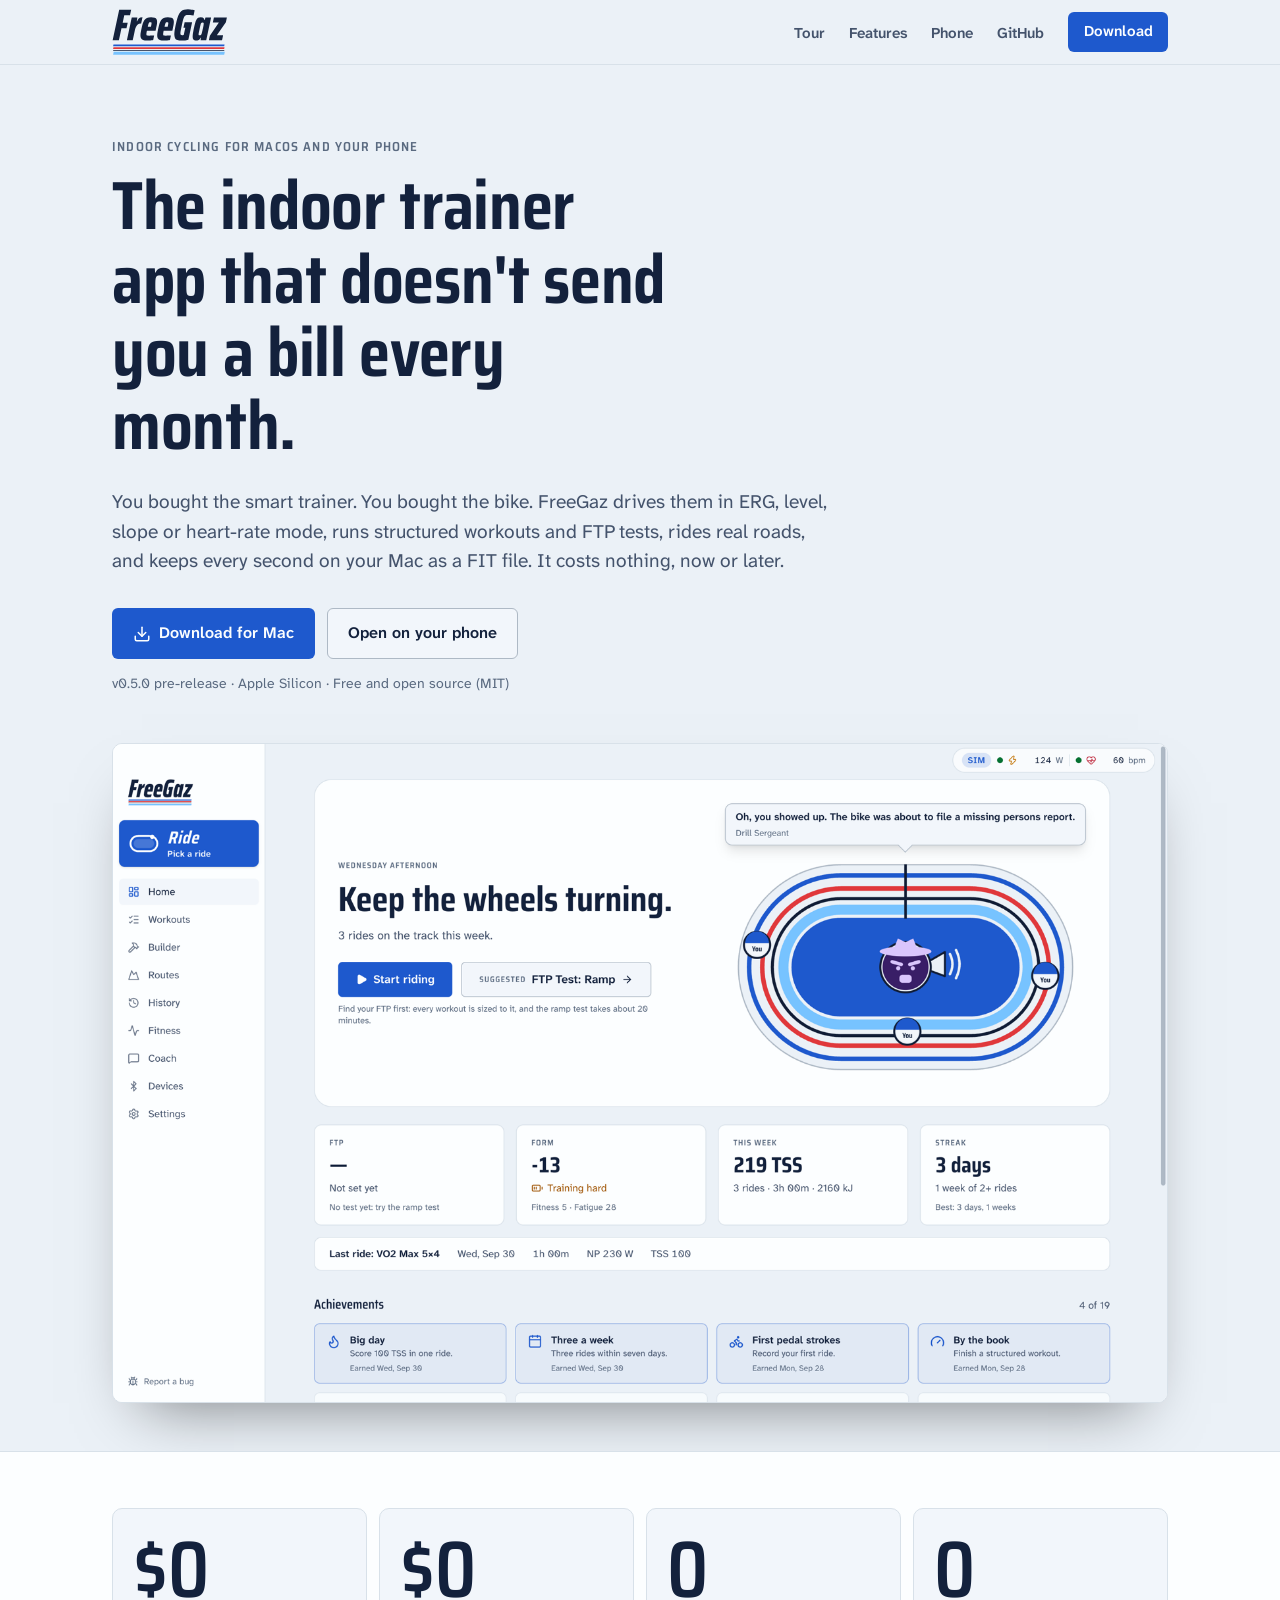
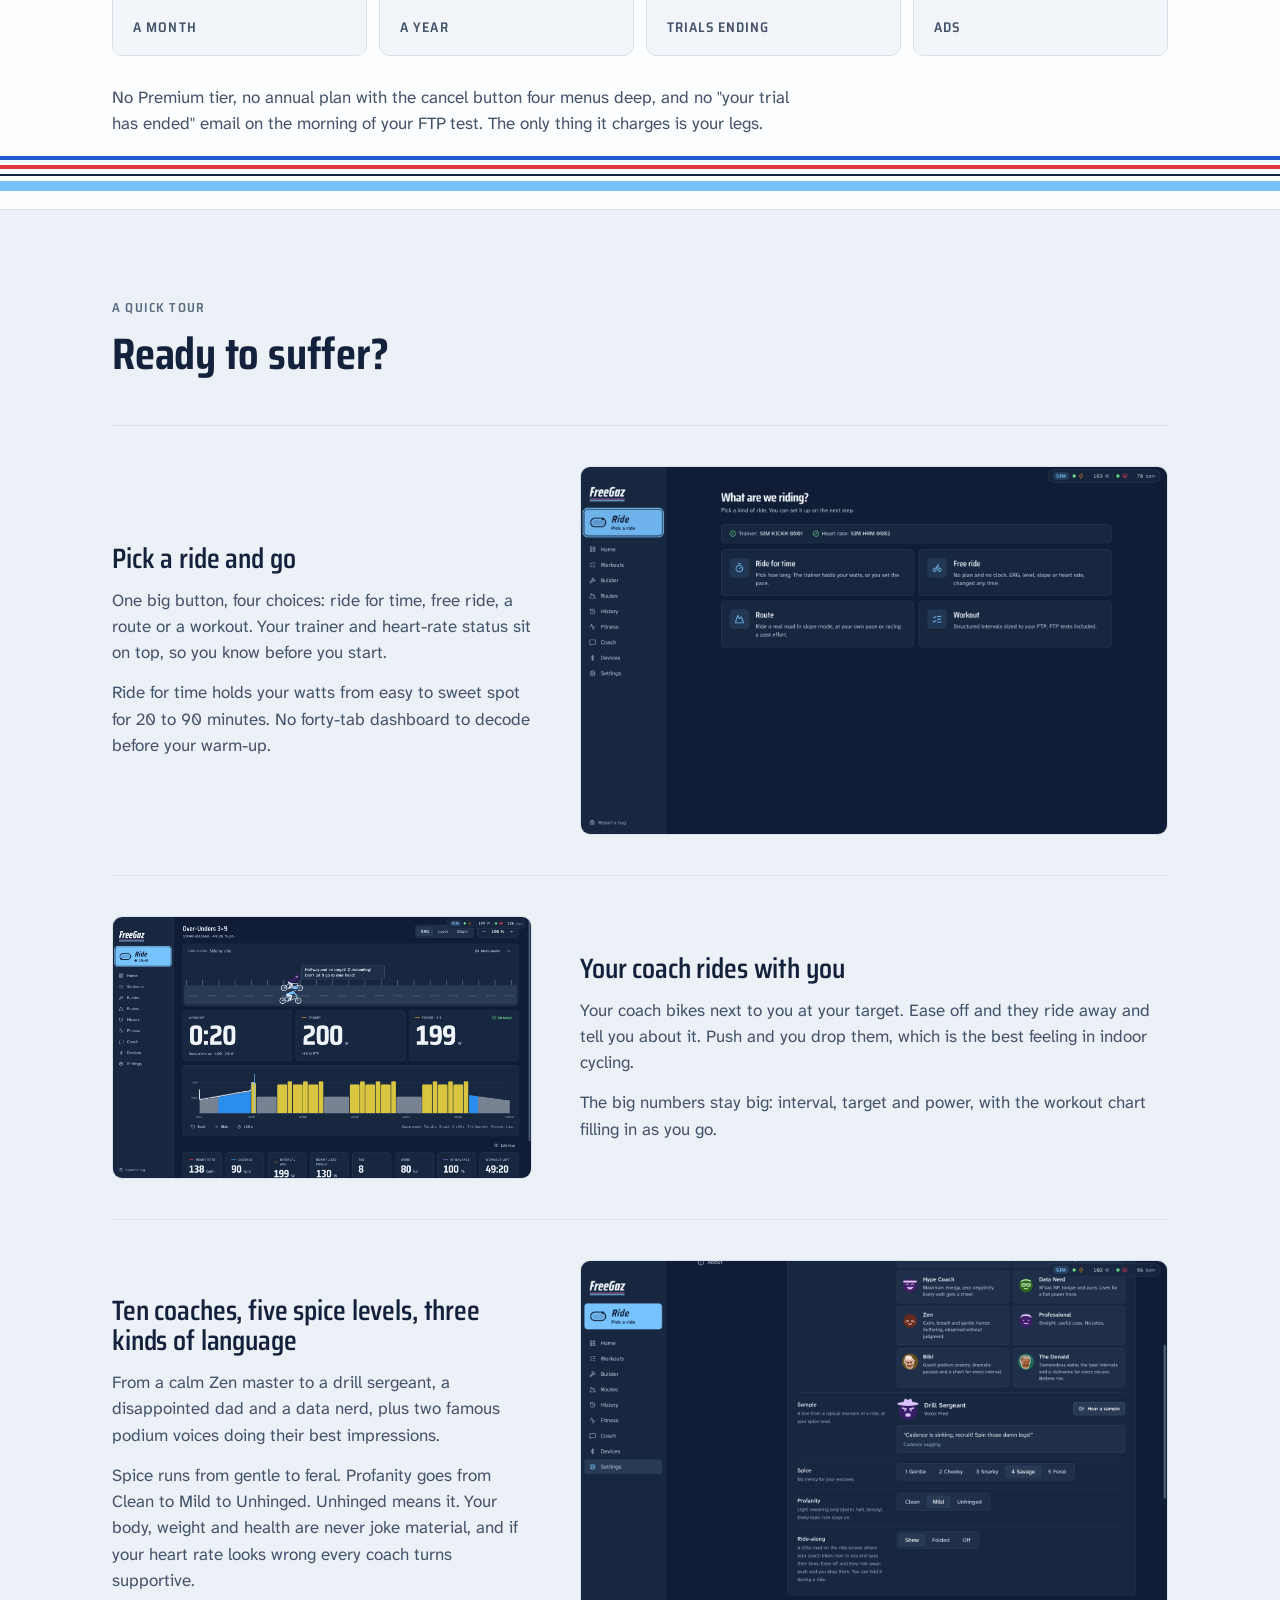
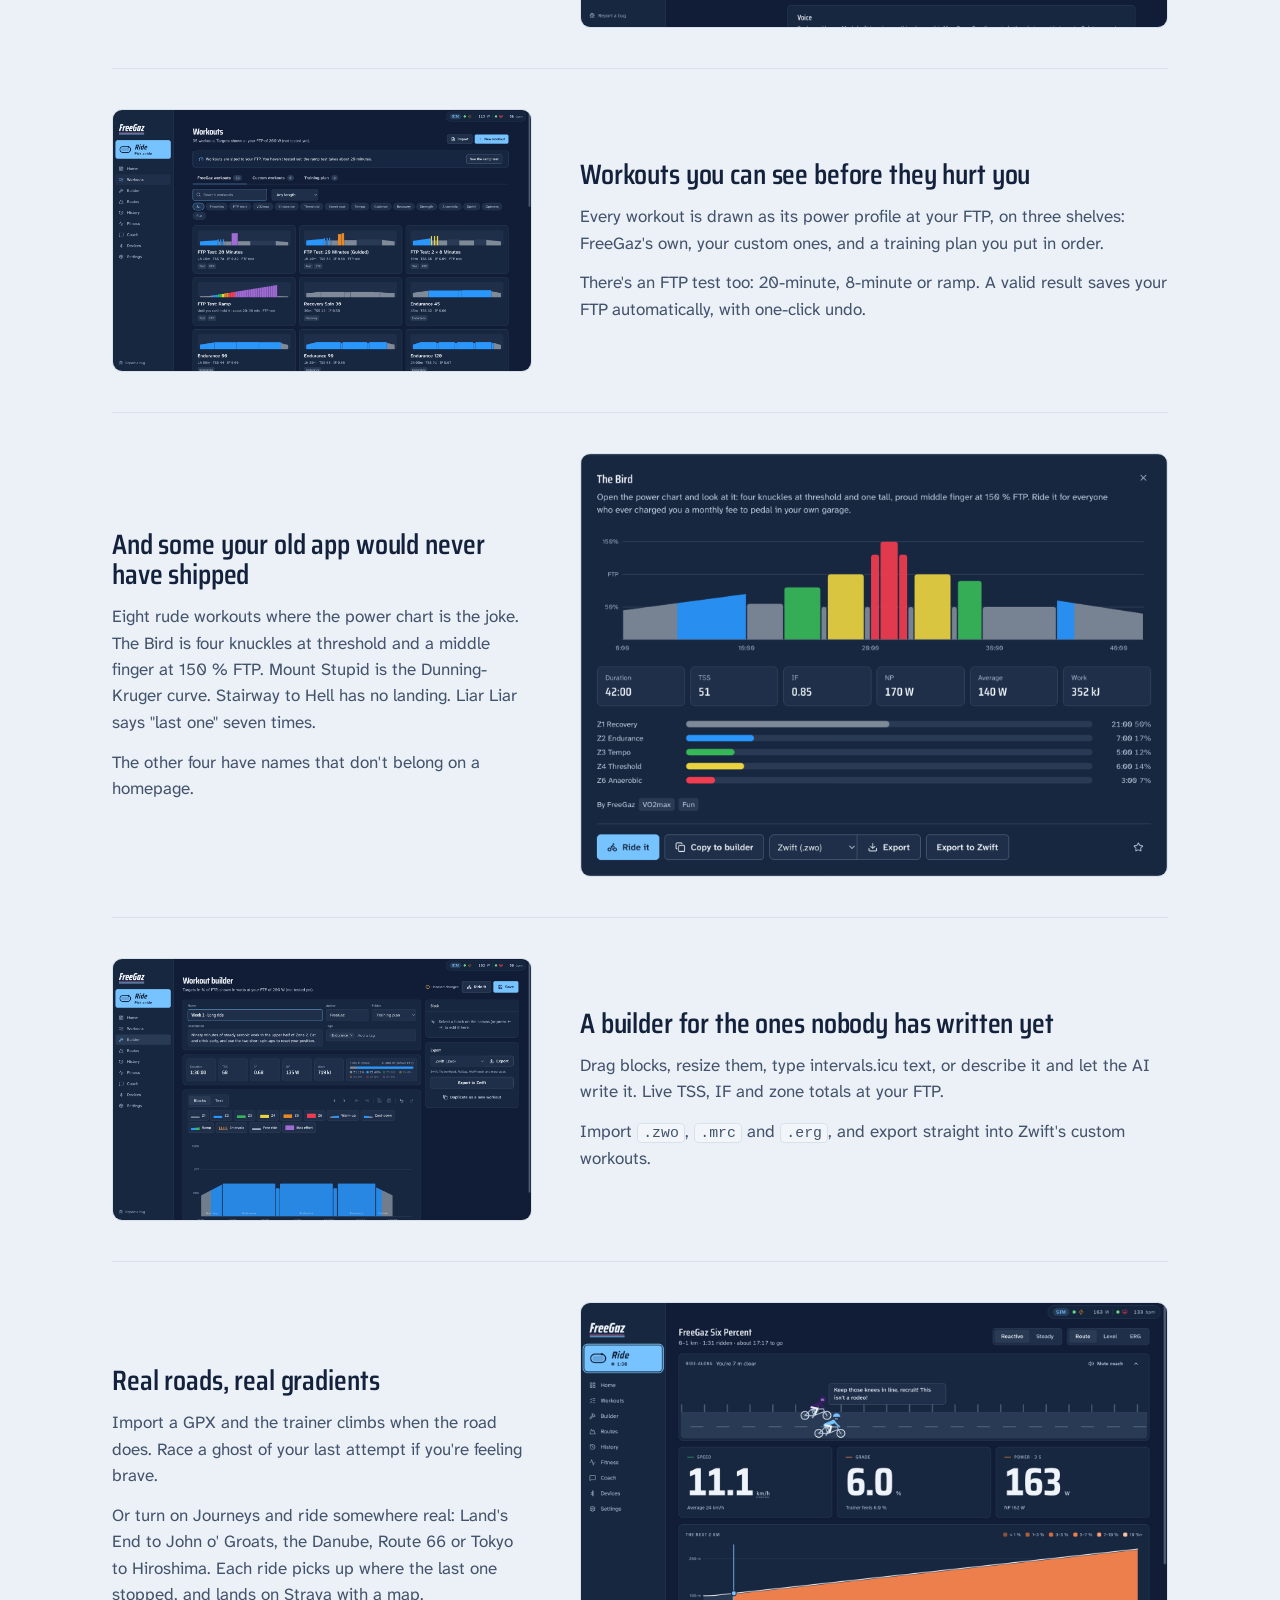
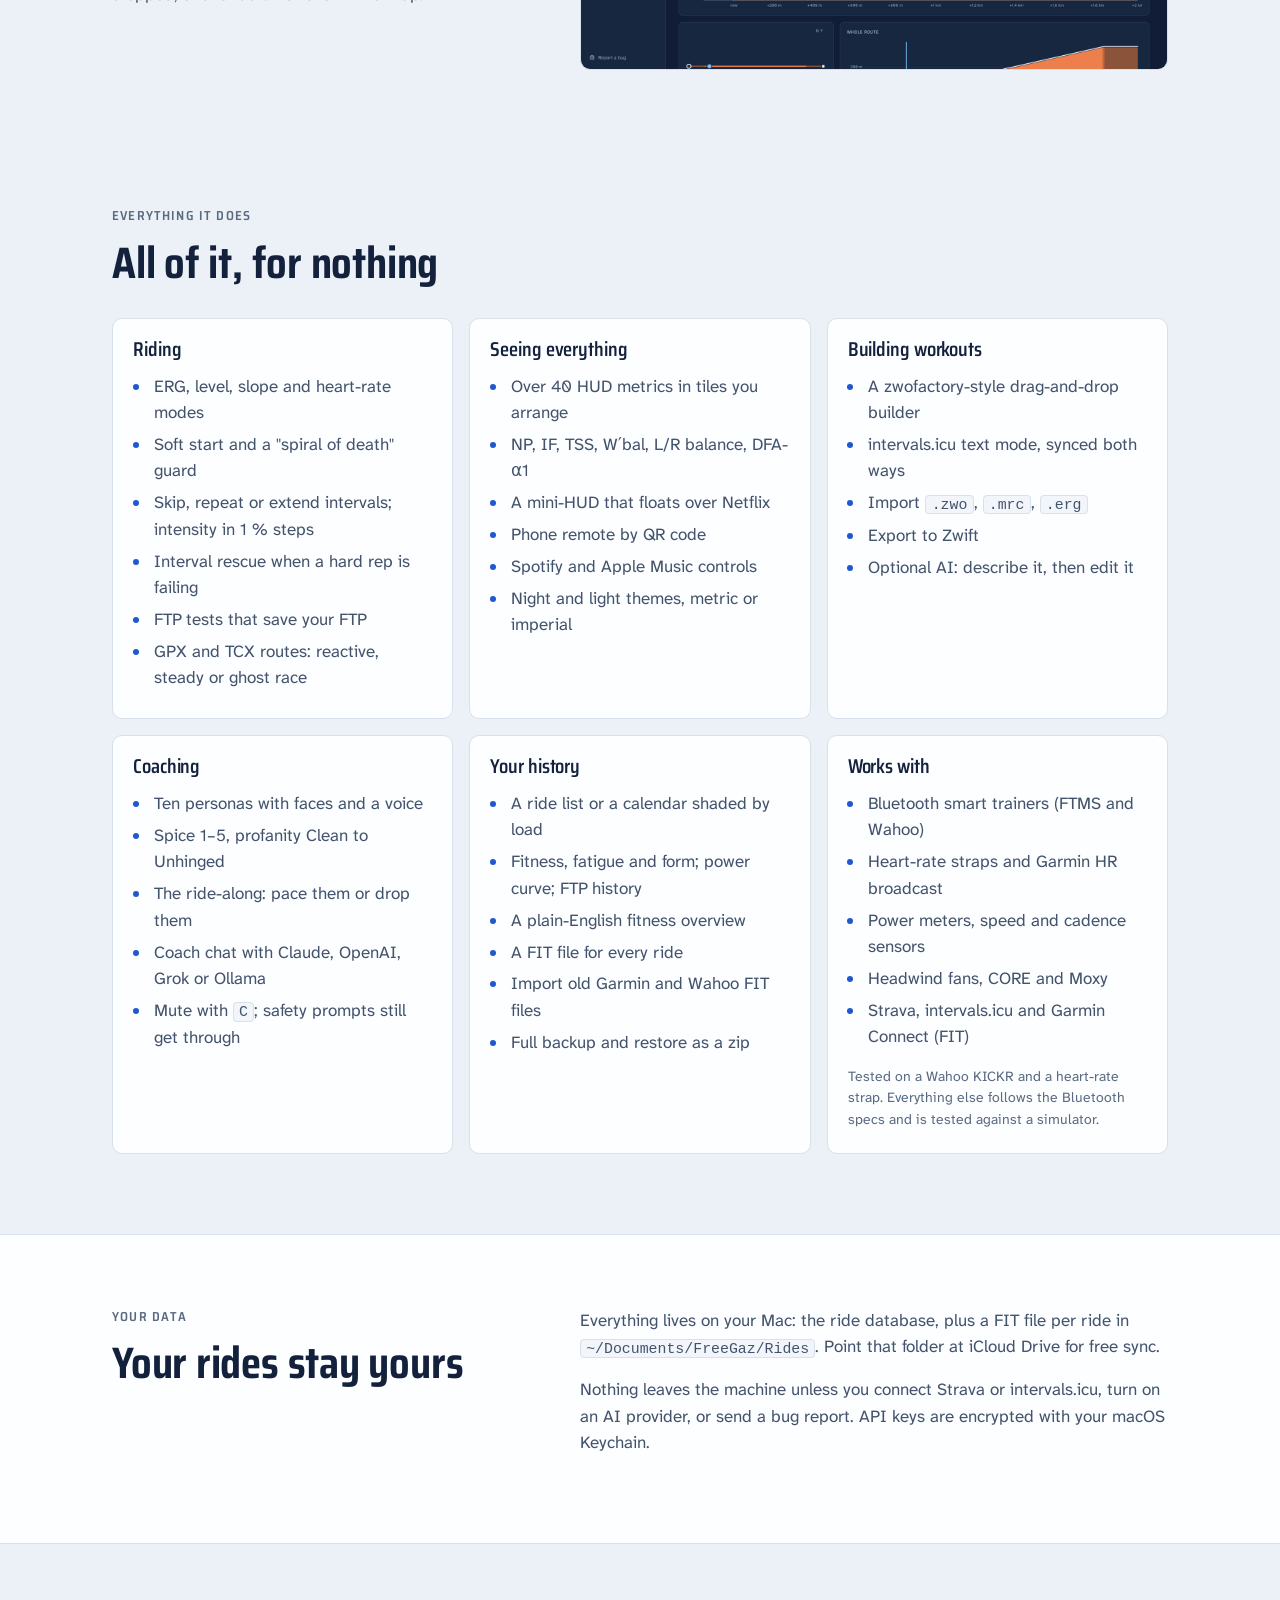
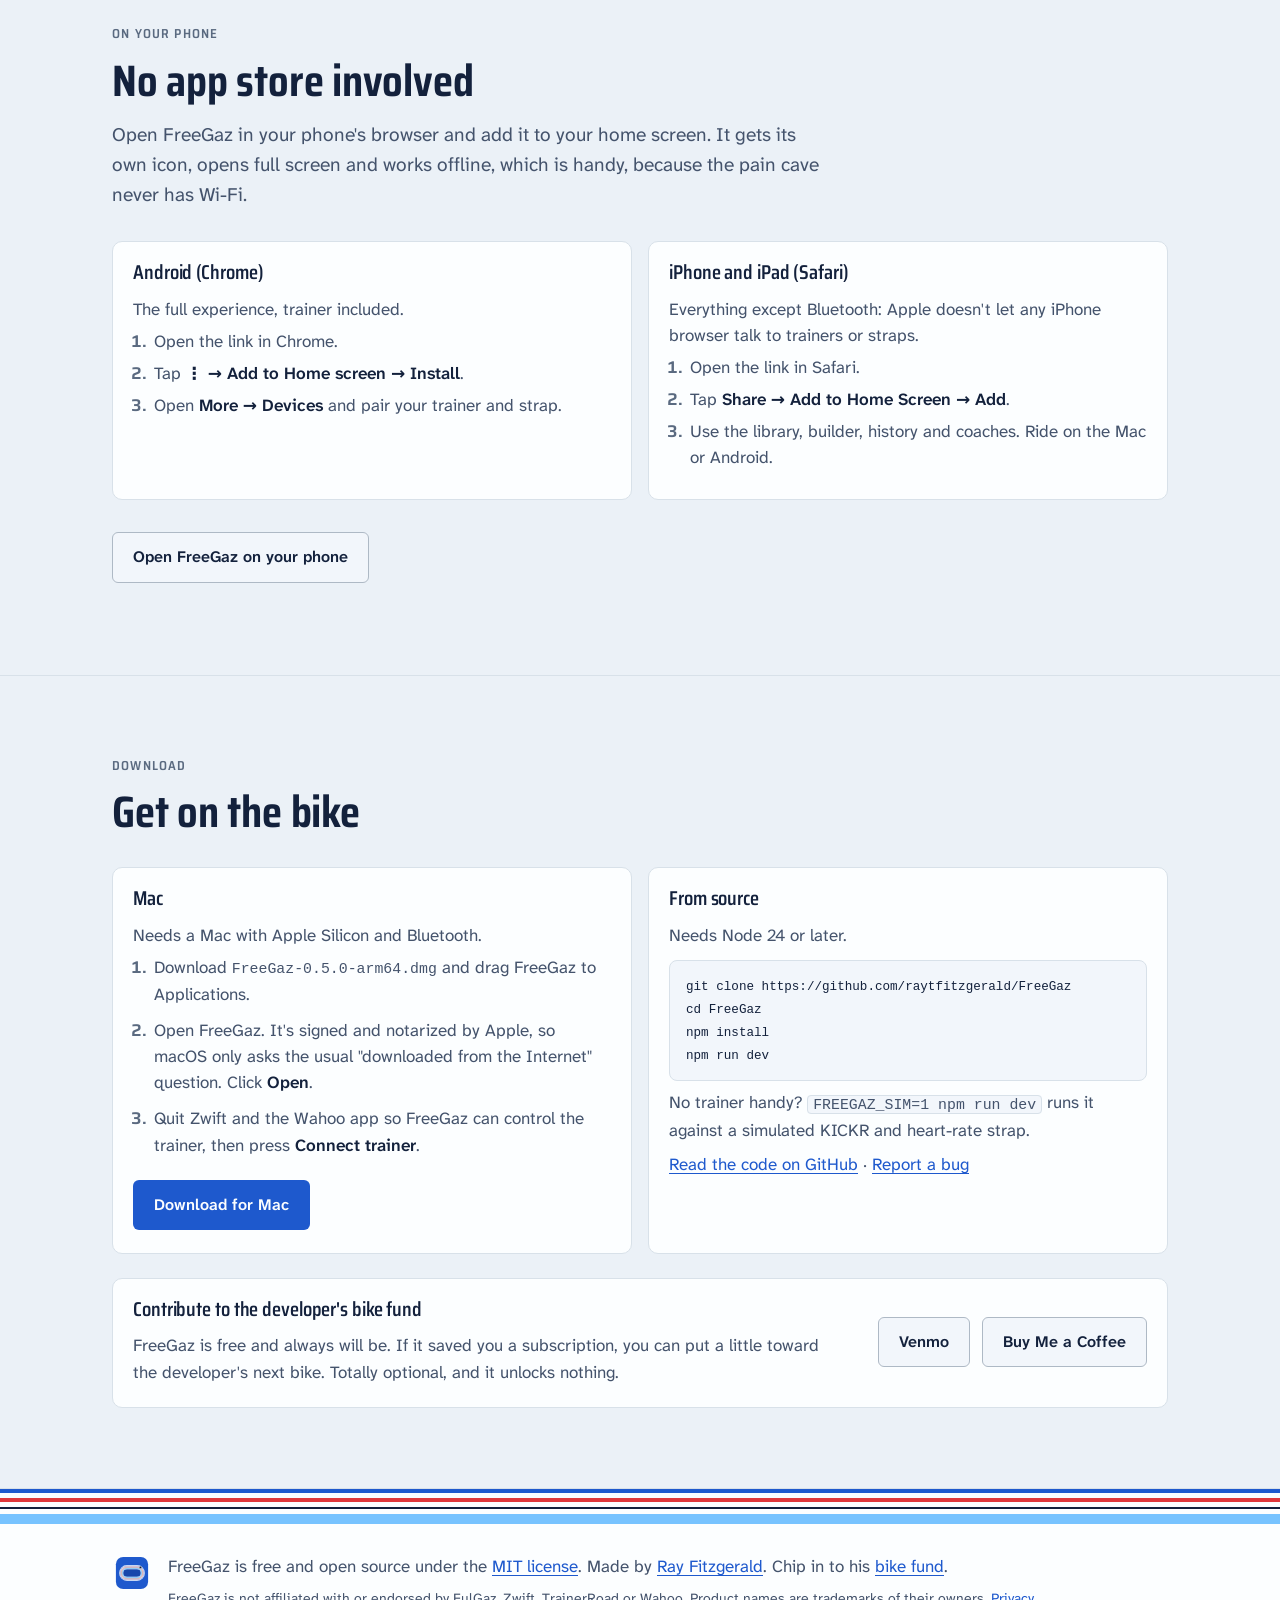
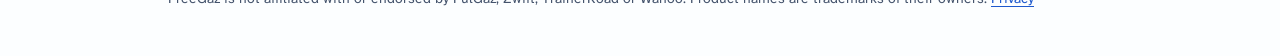
<file: index.html>
<!doctype html>
<html lang="en">
<head>
  <meta charset="utf-8">
  <meta name="viewport" content="width=device-width, initial-scale=1">
  <title>FreeGaz: the free indoor trainer app</title>
  <meta name="description" content="FreeGaz is a free, open-source indoor cycling trainer for macOS and your phone. ERG, workouts, FTP tests, real routes, a workout builder and coaches with opinions. No subscription.">
  <meta name="theme-color" content="#111d36" media="(prefers-color-scheme: dark)">
  <meta name="theme-color" content="#ebf1f7" media="(prefers-color-scheme: light)">
  <meta name="color-scheme" content="dark light">
  <link rel="canonical" href="https://freegaz.app/">
  <link rel="icon" href="assets/brand/freegaz-icon.svg" type="image/svg+xml">
  <link rel="apple-touch-icon" href="assets/brand/icon.png">

  <meta property="og:type" content="website">
  <meta property="og:url" content="https://freegaz.app/">
  <meta property="og:site_name" content="FreeGaz">
  <meta property="og:title" content="FreeGaz">
  <meta property="og:description" content="The free indoor trainer app for Mac and your phone. ERG, workouts, FTP tests, real routes and rude coaches. No subscription.">
  <meta property="og:image" content="https://freegaz.app/assets/img/og.png">
  <meta property="og:image:width" content="1200">
  <meta property="og:image:height" content="630">
  <meta property="og:image:alt" content="FreeGaz: the indoor trainer app that never sends you a bill. Free, open source, Mac and phone.">
  <meta name="twitter:card" content="summary_large_image">
  <meta name="twitter:title" content="FreeGaz">
  <meta name="twitter:image" content="https://freegaz.app/assets/img/og.png">

  <link rel="preload" href="assets/fonts/saira.woff2" as="font" type="font/woff2" crossorigin>
  <link rel="preload" href="assets/fonts/atkinson.woff2" as="font" type="font/woff2" crossorigin>
  <link rel="stylesheet" href="styles.css">
</head>
<body>
  <a class="skip" href="#main">Skip to content</a>

  <header class="site-header">
    <div class="wrap header-row">
      <a href="#top" class="brand" aria-label="FreeGaz home">
        <picture>
          <source media="(prefers-color-scheme: light)" srcset="assets/brand/freegaz-wordmark.svg">
          <img src="assets/brand/freegaz-wordmark-night.svg" alt="FreeGaz" width="132" height="53">
        </picture>
      </a>
      <nav aria-label="Main">
        <ul class="nav">
          <li><a href="#tour">Tour</a></li>
          <li><a href="#features">Features</a></li>
          <li><a href="#phone">Phone</a></li>
          <li><a href="https://github.com/raytfitzgerald/FreeGaz">GitHub</a></li>
          <li><a class="btn btn-small" href="#download">Download</a></li>
        </ul>
      </nav>
    </div>
  </header>

  <main id="main">
    <!-- Hero -->
    <section class="hero" id="top">
      <div class="wrap">
        <p class="eyebrow">Indoor cycling for macOS and your phone</p>
        <h1>The indoor trainer app that doesn't send you a bill every month.</h1>
        <p class="lede">You bought the smart trainer. You bought the bike. FreeGaz drives them in ERG, level, slope or heart-rate mode, runs structured workouts and FTP tests, rides real roads, and keeps every second on your Mac as a FIT file. It costs nothing, now or later.</p>
        <div class="cta-row">
          <a class="btn btn-primary" href="https://github.com/raytfitzgerald/FreeGaz/releases" data-dmg>
            <svg aria-hidden="true" width="18" height="18" viewBox="0 0 24 24" fill="none" stroke="currentColor" stroke-width="2" stroke-linecap="round" stroke-linejoin="round"><path d="M12 15V3"/><path d="M21 15v4a2 2 0 0 1-2 2H5a2 2 0 0 1-2-2v-4"/><path d="m7 10 5 5 5-5"/></svg>
            Download for Mac
          </a>
          <a class="btn btn-secondary" href="https://raytfitzgerald.github.io/FreeGaz/">Open on your phone</a>
        </div>
        <p class="fine"><span data-version>v0.5.0 pre-release</span> · Apple Silicon · Free and open source (MIT)</p>

        <figure class="hero-shot">
          <picture>
            <source media="(prefers-color-scheme: light)" srcset="assets/img/home-light.png">
            <img src="assets/img/home.png" width="1600" height="1000" alt="FreeGaz Home: a velodrome seen from above with this week's rides lapping it, and a coach shouting from the infield through a megaphone">
          </picture>
        </figure>
      </div>
    </section>

    <!-- Price board -->
    <section class="board" aria-labelledby="price-title">
      <div class="wrap">
        <h2 id="price-title" class="visually-hidden">What it costs</h2>
        <ul class="board-tiles">
          <li><span class="num">$0</span><span class="unit">a month</span></li>
          <li><span class="num">$0</span><span class="unit">a year</span></li>
          <li><span class="num">0</span><span class="unit">trials ending</span></li>
          <li><span class="num">0</span><span class="unit">ads</span></li>
        </ul>
        <p class="board-note">No Premium tier, no annual plan with the cancel button four menus deep, and no "your trial has ended" email on the morning of your FTP test. The only thing it charges is your legs.</p>
      </div>
      <div class="track" aria-hidden="true"><span></span><span></span><span></span><span></span></div>
    </section>

    <!-- Tour -->
    <section id="tour" class="tour" aria-labelledby="tour-title">
      <div class="wrap">
        <p class="eyebrow">A quick tour</p>
        <h2 id="tour-title">Ready to suffer?</h2>

        <article class="feature">
          <div class="feature-text">
            <h3>Pick a ride and go</h3>
            <p>One big button, four choices: ride for time, free ride, a route or a workout. Your trainer and heart-rate status sit on top, so you know before you start.</p>
            <p>Ride for time holds your watts from easy to sweet spot for 20 to 90 minutes. No forty-tab dashboard to decode before your warm-up.</p>
          </div>
          <figure class="shot"><img loading="lazy" src="assets/img/ride-picker.png" width="1600" height="1000" alt="The Ride picker: ride for time, free ride, route or workout, with the trainer and heart-rate status on top"></figure>
        </article>

        <article class="feature flip">
          <div class="feature-text">
            <h3>Your coach rides with you</h3>
            <p>Your coach bikes next to you at your target. Ease off and they ride away and tell you about it. Push and you drop them, which is the best feeling in indoor cycling.</p>
            <p>The big numbers stay big: interval, target and power, with the workout chart filling in as you go.</p>
          </div>
          <figure class="shot"><img loading="lazy" src="assets/img/workout.png" width="1600" height="1000" alt="A workout mid-ride: the coach on the ride-along, the interval, target and power numbers, and the workout chart filling in"></figure>
        </article>

        <article class="feature">
          <div class="feature-text">
            <h3>Ten coaches, five spice levels, three kinds of language</h3>
            <p>From a calm Zen master to a drill sergeant, a disappointed dad and a data nerd, plus two famous podium voices doing their best impressions.</p>
            <p>Spice runs from gentle to feral. Profanity goes from Clean to Mild to Unhinged. Unhinged means it. Your body, weight and health are never joke material, and if your heart rate looks wrong every coach turns supportive.</p>
          </div>
          <figure class="shot"><img loading="lazy" src="assets/img/coach.png" width="1600" height="1000" alt="Coach settings: the personas, a sample line, spice from gentle to feral, and profanity from clean to unhinged"></figure>
        </article>

        <article class="feature flip">
          <div class="feature-text">
            <h3>Workouts you can see before they hurt you</h3>
            <p>Every workout is drawn as its power profile at your FTP, on three shelves: FreeGaz's own, your custom ones, and a training plan you put in order.</p>
            <p>There's an FTP test too: 20-minute, 8-minute or ramp. A valid result saves your FTP automatically, with one-click undo.</p>
          </div>
          <figure class="shot"><img loading="lazy" src="assets/img/workouts.png" width="1600" height="1000" alt="The Workouts page: every workout drawn as its power profile, with Custom workouts and Training plan tabs"></figure>
        </article>

        <article class="feature">
          <div class="feature-text">
            <h3>And some your old app would never have shipped</h3>
            <p>Eight rude workouts where the power chart is the joke. The Bird is four knuckles at threshold and a middle finger at 150&nbsp;% FTP. Mount Stupid is the Dunning-Kruger curve. Stairway to Hell has no landing. Liar Liar says "last one" seven times.</p>
            <p>The other four have names that don't belong on a homepage.</p>
          </div>
          <figure class="shot"><img loading="lazy" src="assets/img/the-bird.png" width="1600" height="1151" alt="The Bird: a workout whose power profile is a hand with the middle finger raised, at 150 % FTP"></figure>
        </article>

        <article class="feature flip">
          <div class="feature-text">
            <h3>A builder for the ones nobody has written yet</h3>
            <p>Drag blocks, resize them, type intervals.icu text, or describe it and let the AI write it. Live TSS, IF and zone totals at your FTP.</p>
            <p>Import <code>.zwo</code>, <code>.mrc</code> and <code>.erg</code>, and export straight into Zwift's custom workouts.</p>
          </div>
          <figure class="shot"><img loading="lazy" src="assets/img/builder.png" width="1600" height="1000" alt="The builder: name, author and folder, live TSS, IF and zones, blocks you drag and resize, and export to Zwift"></figure>
        </article>

        <article class="feature">
          <div class="feature-text">
            <h3>Real roads, real gradients</h3>
            <p>Import a GPX and the trainer climbs when the road does. Race a ghost of your last attempt if you're feeling brave.</p>
            <p>Or turn on Journeys and ride somewhere real: Land's End to John o' Groats, the Danube, Route 66 or Tokyo to Hiroshima. Each ride picks up where the last one stopped, and lands on Strava with a map.</p>
          </div>
          <figure class="shot"><img loading="lazy" src="assets/img/route.png" width="1600" height="1000" alt="A route ride on a 6 % climb: speed, grade and power, the ride-along, and the next two kilometres of elevation"></figure>
        </article>
      </div>
    </section>

    <!-- Features -->
    <section id="features" class="features" aria-labelledby="features-title">
      <div class="wrap">
        <p class="eyebrow">Everything it does</p>
        <h2 id="features-title">All of it, for nothing</h2>
        <div class="grid">
          <div class="card">
            <h3>Riding</h3>
            <ul>
              <li>ERG, level, slope and heart-rate modes</li>
              <li>Soft start and a "spiral of death" guard</li>
              <li>Skip, repeat or extend intervals; intensity in 1&nbsp;% steps</li>
              <li>Interval rescue when a hard rep is failing</li>
              <li>FTP tests that save your FTP</li>
              <li>GPX and TCX routes: reactive, steady or ghost race</li>
            </ul>
          </div>
          <div class="card">
            <h3>Seeing everything</h3>
            <ul>
              <li>Over 40 HUD metrics in tiles you arrange</li>
              <li>NP, IF, TSS, W′bal, L/R balance, DFA-α1</li>
              <li>A mini-HUD that floats over Netflix</li>
              <li>Phone remote by QR code</li>
              <li>Spotify and Apple Music controls</li>
              <li>Night and light themes, metric or imperial</li>
            </ul>
          </div>
          <div class="card">
            <h3>Building workouts</h3>
            <ul>
              <li>A zwofactory-style drag-and-drop builder</li>
              <li>intervals.icu text mode, synced both ways</li>
              <li>Import <code>.zwo</code>, <code>.mrc</code>, <code>.erg</code></li>
              <li>Export to Zwift</li>
              <li>Optional AI: describe it, then edit it</li>
            </ul>
          </div>
          <div class="card">
            <h3>Coaching</h3>
            <ul>
              <li>Ten personas with faces and a voice</li>
              <li>Spice 1–5, profanity Clean to Unhinged</li>
              <li>The ride-along: pace them or drop them</li>
              <li>Coach chat with Claude, OpenAI, Grok or Ollama</li>
              <li>Mute with <kbd>C</kbd>; safety prompts still get through</li>
            </ul>
          </div>
          <div class="card">
            <h3>Your history</h3>
            <ul>
              <li>A ride list or a calendar shaded by load</li>
              <li>Fitness, fatigue and form; power curve; FTP history</li>
              <li>A plain-English fitness overview</li>
              <li>A FIT file for every ride</li>
              <li>Import old Garmin and Wahoo FIT files</li>
              <li>Full backup and restore as a zip</li>
            </ul>
          </div>
          <div class="card">
            <h3>Works with</h3>
            <ul>
              <li>Bluetooth smart trainers (FTMS and Wahoo)</li>
              <li>Heart-rate straps and Garmin HR broadcast</li>
              <li>Power meters, speed and cadence sensors</li>
              <li>Headwind fans, CORE and Moxy</li>
              <li>Strava, intervals.icu and Garmin Connect (FIT)</li>
            </ul>
            <p class="card-note">Tested on a Wahoo KICKR and a heart-rate strap. Everything else follows the Bluetooth specs and is tested against a simulator.</p>
          </div>
        </div>
      </div>
    </section>

    <!-- Data -->
    <section class="data" aria-labelledby="data-title">
      <div class="wrap data-row">
        <div>
          <p class="eyebrow">Your data</p>
          <h2 id="data-title">Your rides stay yours</h2>
        </div>
        <div class="data-text">
          <p>Everything lives on your Mac: the ride database, plus a FIT file per ride in <code>~/Documents/FreeGaz/Rides</code>. Point that folder at iCloud Drive for free sync.</p>
          <p>Nothing leaves the machine unless you connect Strava or intervals.icu, turn on an AI provider, or send a bug report. API keys are encrypted with your macOS Keychain.</p>
        </div>
      </div>
    </section>

    <!-- Phone -->
    <section id="phone" class="phone" aria-labelledby="phone-title">
      <div class="wrap">
        <p class="eyebrow">On your phone</p>
        <h2 id="phone-title">No app store involved</h2>
        <p class="section-lede">Open FreeGaz in your phone's browser and add it to your home screen. It gets its own icon, opens full screen and works offline, which is handy, because the pain cave never has Wi-Fi.</p>
        <div class="grid two">
          <div class="card">
            <h3>Android (Chrome)</h3>
            <p>The full experience, trainer included.</p>
            <ol>
              <li>Open the link in Chrome.</li>
              <li>Tap <strong>⋮ → Add to Home screen → Install</strong>.</li>
              <li>Open <strong>More → Devices</strong> and pair your trainer and strap.</li>
            </ol>
          </div>
          <div class="card">
            <h3>iPhone and iPad (Safari)</h3>
            <p>Everything except Bluetooth: Apple doesn't let any iPhone browser talk to trainers or straps.</p>
            <ol>
              <li>Open the link in Safari.</li>
              <li>Tap <strong>Share → Add to Home Screen → Add</strong>.</li>
              <li>Use the library, builder, history and coaches. Ride on the Mac or Android.</li>
            </ol>
          </div>
        </div>
        <p class="cta-row"><a class="btn btn-secondary" href="https://raytfitzgerald.github.io/FreeGaz/">Open FreeGaz on your phone</a></p>
      </div>
    </section>

    <!-- Download -->
    <section id="download" class="download" aria-labelledby="download-title">
      <div class="wrap">
        <p class="eyebrow">Download</p>
        <h2 id="download-title">Get on the bike</h2>
        <div class="grid two">
          <div class="card">
            <h3>Mac</h3>
            <p>Needs a Mac with Apple Silicon and Bluetooth.</p>
            <ol>
              <li>Download <span class="mono" data-dmg-name>FreeGaz-0.5.0-arm64.dmg</span> and drag FreeGaz to Applications.</li>
              <li>Open FreeGaz. It's signed and notarized by Apple, so macOS only asks the usual "downloaded from the Internet" question. Click <strong>Open</strong>.</li>
              <li>Quit Zwift and the Wahoo app so FreeGaz can control the trainer, then press <strong>Connect trainer</strong>.</li>
            </ol>
            <p><a class="btn btn-primary" href="https://github.com/raytfitzgerald/FreeGaz/releases" data-dmg>Download for Mac</a></p>
          </div>
          <div class="card">
            <h3>From source</h3>
            <p>Needs Node 24 or later.</p>
            <pre><code>git clone https://github.com/raytfitzgerald/FreeGaz
cd FreeGaz
npm install
npm run dev</code></pre>
            <p>No trainer handy? <code>FREEGAZ_SIM=1 npm run dev</code> runs it against a simulated KICKR and heart-rate strap.</p>
            <p><a href="https://github.com/raytfitzgerald/FreeGaz">Read the code on GitHub</a> · <a href="https://github.com/raytfitzgerald/FreeGaz/issues/new/choose">Report a bug</a></p>
          </div>
        </div>
        <div class="card bike-fund" id="bike-fund" data-bike-fund hidden>
          <div>
            <h3>Contribute to the developer's bike fund</h3>
            <p>FreeGaz is free and always will be. If it saved you a subscription, you can put a little toward the developer's next bike. Totally optional, and it unlocks nothing.</p>
          </div>
          <p class="cta-row">
            <a class="btn btn-secondary" data-tip="venmo" hidden>Venmo</a>
            <a class="btn btn-secondary" data-tip="buymeacoffee" hidden>Buy Me a Coffee</a>
            <a class="btn btn-secondary" data-tip="kofi" hidden>Ko-fi</a>
          </p>
        </div>
      </div>
    </section>
  </main>

  <footer class="site-footer">
    <div class="track" aria-hidden="true"><span></span><span></span><span></span><span></span></div>
    <div class="wrap footer-row">
      <img src="assets/brand/freegaz-icon.svg" alt="" width="40" height="40">
      <div>
        <p>FreeGaz is free and open source under the <a href="https://github.com/raytfitzgerald/FreeGaz/blob/main/LICENSE">MIT license</a>. Made by <a href="https://github.com/raytfitzgerald">Ray Fitzgerald</a>.<span data-bike-fund hidden> Chip in to his <a href="#bike-fund">bike fund</a>.</span></p>
        <p class="fine">FreeGaz is not affiliated with or endorsed by FulGaz, Zwift, TrainerRoad or Wahoo. Product names are trademarks of their owners. <a href="privacy/">Privacy</a></p>
      </div>
    </div>
  </footer>

  <script>
    // The developer's bike fund. Set a handle to show its button; with none
    // set, the whole bike fund stays hidden.
    const BIKE_FUND = { venmo: "raymond-fitzgerald", buymeacoffee: "raytfitzgeo", kofi: "" };
    const TIP_URLS = {
      venmo: (h) => "https://venmo.com/u/" + h,
      buymeacoffee: (h) => "https://buymeacoffee.com/" + h,
      kofi: (h) => "https://ko-fi.com/" + h,
    };
    let anyTip = false;
    document.querySelectorAll("[data-tip]").forEach((a) => {
      const handle = (BIKE_FUND[a.dataset.tip] || "").replace(/^@/, "");
      if (!/^[\w-]{1,50}$/.test(handle)) return;
      a.href = TIP_URLS[a.dataset.tip](handle);
      a.rel = "noopener";
      a.hidden = false;
      anyTip = true;
    });
    if (anyTip) document.querySelectorAll("[data-bike-fund]").forEach((el) => (el.hidden = false));

    // Point the download buttons at the newest release's DMG. The links fall
    // back to the releases page if GitHub doesn't answer.
    fetch("https://api.github.com/repos/raytfitzgerald/FreeGaz/releases?per_page=1")
      .then((r) => (r.ok ? r.json() : Promise.reject()))
      .then(([release]) => {
        const dmg = release && release.assets.find((a) => a.name.endsWith(".dmg"));
        if (!dmg) return;
        document.querySelectorAll("[data-dmg]").forEach((a) => (a.href = dmg.browser_download_url));
        document.querySelectorAll("[data-dmg-name]").forEach((el) => (el.textContent = dmg.name));
        const label = release.tag_name + (release.prerelease ? " pre-release" : "");
        document.querySelectorAll("[data-version]").forEach((el) => (el.textContent = label));
      })
      .catch(() => {});
  </script>
</body>
</html>
</file>
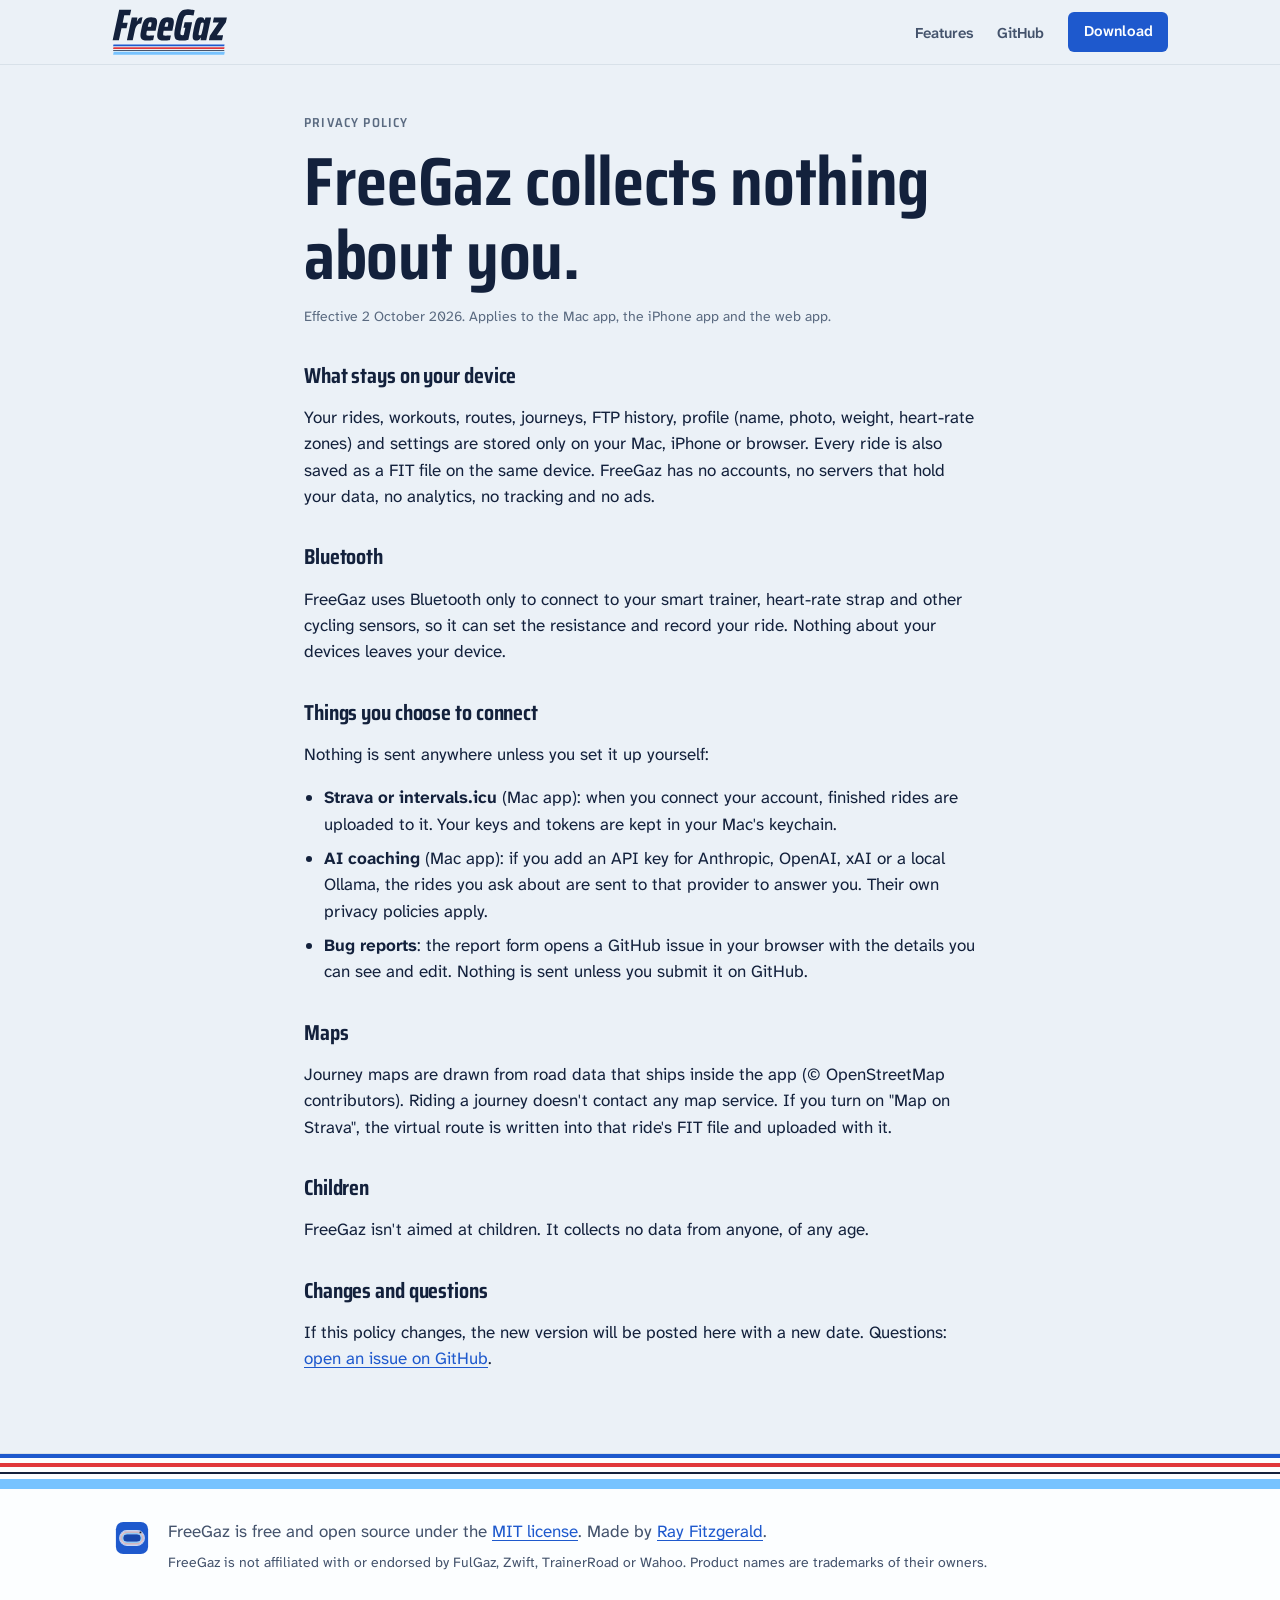
<file: privacy/index.html>
<!doctype html>
<html lang="en">
<head>
  <meta charset="utf-8">
  <meta name="viewport" content="width=device-width, initial-scale=1">
  <title>Privacy · FreeGaz</title>
  <meta name="description" content="FreeGaz collects no personal data. Your rides, workouts and settings stay on your device.">
  <meta name="theme-color" content="#111d36" media="(prefers-color-scheme: dark)">
  <meta name="theme-color" content="#ebf1f7" media="(prefers-color-scheme: light)">
  <meta name="color-scheme" content="dark light">
  <link rel="canonical" href="https://freegaz.app/privacy/">
  <link rel="icon" href="../assets/brand/freegaz-icon.svg" type="image/svg+xml">
  <link rel="apple-touch-icon" href="../assets/brand/icon.png">
  <link rel="preload" href="../assets/fonts/saira.woff2" as="font" type="font/woff2" crossorigin>
  <link rel="preload" href="../assets/fonts/atkinson.woff2" as="font" type="font/woff2" crossorigin>
  <link rel="stylesheet" href="../styles.css">
</head>
<body>
  <a class="skip" href="#main">Skip to content</a>

  <header class="site-header">
    <div class="wrap header-row">
      <a href="../" class="brand" aria-label="FreeGaz home">
        <picture>
          <source media="(prefers-color-scheme: light)" srcset="../assets/brand/freegaz-wordmark.svg">
          <img src="../assets/brand/freegaz-wordmark-night.svg" alt="FreeGaz" width="132" height="53">
        </picture>
      </a>
      <nav aria-label="Main">
        <ul class="nav">
          <li><a href="../#features">Features</a></li>
          <li><a href="https://github.com/raytfitzgerald/FreeGaz">GitHub</a></li>
          <li><a class="btn btn-small" href="../#download">Download</a></li>
        </ul>
      </nav>
    </div>
  </header>

  <main id="main" class="legal">
    <div class="wrap">
      <p class="eyebrow">Privacy policy</p>
      <h1>FreeGaz collects nothing about you.</h1>
      <p class="fine">Effective 2 October 2026. Applies to the Mac app, the iPhone app and the web app.</p>

      <h2>What stays on your device</h2>
      <p>Your rides, workouts, routes, journeys, FTP history, profile (name, photo, weight, heart-rate zones) and settings are stored only on your Mac, iPhone or browser. Every ride is also saved as a FIT file on the same device. FreeGaz has no accounts, no servers that hold your data, no analytics, no tracking and no ads.</p>

      <h2>Bluetooth</h2>
      <p>FreeGaz uses Bluetooth only to connect to your smart trainer, heart-rate strap and other cycling sensors, so it can set the resistance and record your ride. Nothing about your devices leaves your device.</p>

      <h2>Things you choose to connect</h2>
      <p>Nothing is sent anywhere unless you set it up yourself:</p>
      <ul>
        <li><strong>Strava or intervals.icu</strong> (Mac app): when you connect your account, finished rides are uploaded to it. Your keys and tokens are kept in your Mac's keychain.</li>
        <li><strong>AI coaching</strong> (Mac app): if you add an API key for Anthropic, OpenAI, xAI or a local Ollama, the rides you ask about are sent to that provider to answer you. Their own privacy policies apply.</li>
        <li><strong>Bug reports</strong>: the report form opens a GitHub issue in your browser with the details you can see and edit. Nothing is sent unless you submit it on GitHub.</li>
      </ul>

      <h2>Maps</h2>
      <p>Journey maps are drawn from road data that ships inside the app (© OpenStreetMap contributors). Riding a journey doesn't contact any map service. If you turn on "Map on Strava", the virtual route is written into that ride's FIT file and uploaded with it.</p>

      <h2>Children</h2>
      <p>FreeGaz isn't aimed at children. It collects no data from anyone, of any age.</p>

      <h2>Changes and questions</h2>
      <p>If this policy changes, the new version will be posted here with a new date. Questions: <a href="https://github.com/raytfitzgerald/FreeGaz/issues">open an issue on GitHub</a>.</p>
    </div>
  </main>

  <footer class="site-footer">
    <div class="track" aria-hidden="true"><span></span><span></span><span></span><span></span></div>
    <div class="wrap footer-row">
      <img src="../assets/brand/freegaz-icon.svg" alt="" width="40" height="40">
      <div>
        <p>FreeGaz is free and open source under the <a href="https://github.com/raytfitzgerald/FreeGaz/blob/main/LICENSE">MIT license</a>. Made by <a href="https://github.com/raytfitzgerald">Ray Fitzgerald</a>.</p>
        <p class="fine">FreeGaz is not affiliated with or endorsed by FulGaz, Zwift, TrainerRoad or Wahoo. Product names are trademarks of their owners.</p>
      </div>
    </div>
  </footer>
</body>
</html>
</file>
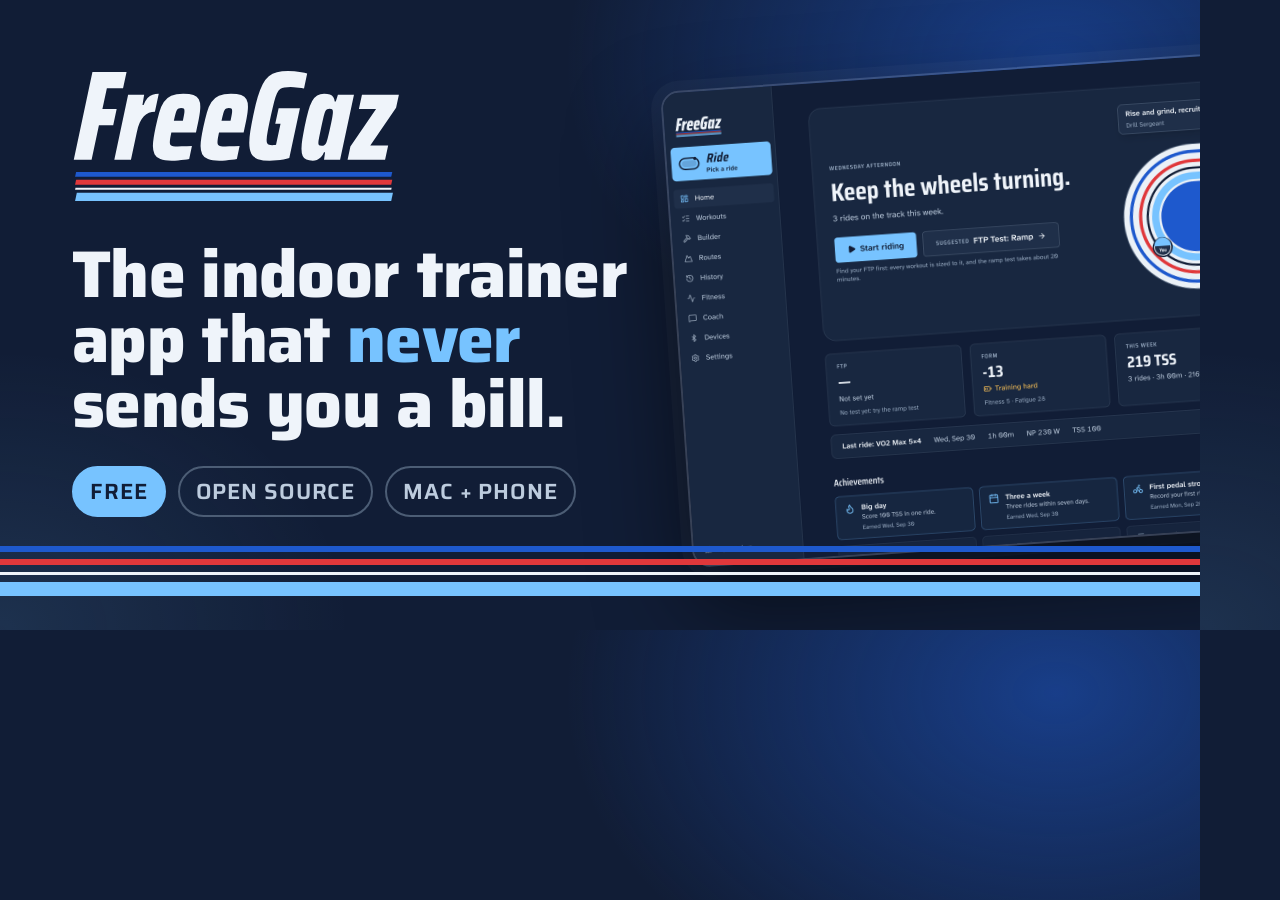
<file: og/card.html>
<!doctype html>
<!-- The link-preview card (assets/img/og.png). Regenerate with og/render.sh. -->
<html lang="en">
<head>
<meta charset="utf-8">
<style>
  @font-face { font-family: "Saira"; src: url("../assets/fonts/saira.woff2") format("woff2"); font-weight: 100 900; }
  @font-face { font-family: "Atkinson"; src: url("../assets/fonts/atkinson.woff2") format("woff2"); font-weight: 200 800; }
  * { box-sizing: border-box; margin: 0; }
  html, body { width: 1200px; height: 630px; overflow: hidden; }
  body {
    position: relative;
    background:
      radial-gradient(700px 500px at 88% 10%, rgba(30, 89, 205, 0.55), transparent 70%),
      radial-gradient(500px 400px at 0% 100%, rgba(119, 195, 255, 0.12), transparent 70%),
      #111d36;
    color: #eff4fa;
    font-family: "Atkinson", system-ui, sans-serif;
  }
  .copy { position: absolute; left: 72px; top: 70px; width: 560px; }
  .wordmark { width: 330px; display: block; }
  h1 {
    margin-top: 40px;
    font-family: "Saira", sans-serif; font-weight: 800; font-size: 66px; line-height: 0.98;
    letter-spacing: -0.01em; text-transform: none;
  }
  h1 em { font-style: normal; color: #77c3ff; }
  .tags { margin-top: 30px; display: flex; gap: 12px; }
  .tags span {
    font-family: "Saira", sans-serif; font-weight: 600; font-size: 22px; letter-spacing: 0.04em; text-transform: uppercase;
    padding: 6px 16px; border-radius: 999px; border: 2px solid #4c5d75; color: #bdccde;
  }
  .tags span.free { background: #77c3ff; border-color: #77c3ff; color: #111d36; }
  .shot {
    position: absolute; left: 660px; top: 92px; width: 760px;
    border-radius: 18px; border: 2px solid rgba(255, 255, 255, 0.16);
    box-shadow: 0 40px 90px rgba(0, 0, 0, 0.55), 0 0 0 10px rgba(255, 255, 255, 0.03);
    transform: rotate(-4deg); transform-origin: 0 0;
  }
  .track { position: absolute; left: 0; right: 0; bottom: 34px; display: grid; gap: 7px; }
  .track span { display: block; height: 6px; }
  .track span:nth-child(1) { background: #1e59cd; }
  .track span:nth-child(2) { background: #e0383b; }
  .track span:nth-child(3) { background: #eff4fa; height: 3px; }
  .track span:nth-child(4) { background: #77c3ff; height: 14px; }
</style>
</head>
<body>
  <img class="shot" src="../assets/img/home.png" alt="">
  <div class="copy">
    <img class="wordmark" src="../assets/brand/freegaz-wordmark-night.svg" alt="FreeGaz">
    <h1>The indoor trainer app that <em>never</em> sends you a bill.</h1>
    <div class="tags"><span class="free">Free</span><span>Open source</span><span>Mac + phone</span></div>
  </div>
  <div class="track"><span></span><span></span><span></span><span></span></div>
</body>
</html>
</file>
<file: styles.css>
/* FreeGaz site: the Velodrome brand (docs/BRAND.md in the app repo).
   Night is the default; Track day follows the system's light mode. */

@font-face {
  font-family: "Saira";
  src: url("assets/fonts/saira.woff2") format("woff2");
  font-weight: 100 900;
  font-stretch: 50% 125%;
  font-display: swap;
}
@font-face {
  font-family: "Atkinson Hyperlegible Next";
  src: url("assets/fonts/atkinson.woff2") format("woff2");
  font-weight: 200 800;
  font-display: swap;
}
@font-face {
  font-family: "Atkinson Hyperlegible Next";
  src: url("assets/fonts/atkinson-italic.woff2") format("woff2");
  font-weight: 200 800;
  font-style: italic;
  font-display: swap;
}

:root {
  --stayer: #1e59cd;
  --azur: #77c3ff;
  --sprinter: #e0383b;

  --bg: #111d36;
  --panel: #182740;
  --panel-2: #1f2f49;
  --panel-3: #293a54;
  --line: #32425a;
  --line-strong: #4c5d75;
  --ink: #eff4fa;
  --ink-dim: #bdccde;
  --ink-faint: #9aadc4;
  --accent: #77c3ff;
  --accent-dim: #4790d8;
  --on-accent: #111d36;
  --measure: #eff4fa;

  --font-display: "Saira", -apple-system, BlinkMacSystemFont, system-ui, sans-serif;
  --font-sans: "Atkinson Hyperlegible Next", -apple-system, BlinkMacSystemFont, system-ui, sans-serif;
  --font-mono: ui-monospace, SFMono-Regular, Menlo, monospace;

  --wrap: 1120px;
  color-scheme: dark;
}

@media (prefers-color-scheme: light) {
  :root {
    --bg: #ebf1f7;
    --panel: #fcfeff;
    --panel-2: #f2f6fb;
    --panel-3: #e3eaf2;
    --line: #d8e1e9;
    --line-strong: #aeb9c5;
    --ink: #13213c;
    --ink-dim: #44536c;
    --ink-faint: #5a6a80;
    --accent: #1e59cd;
    --accent-dim: #1543a8;
    --on-accent: #fcfeff;
    --measure: #13213c;
    color-scheme: light;
  }
}

*, *::before, *::after { box-sizing: border-box; }

html { scroll-behavior: smooth; scroll-padding-top: 80px; }
@media (prefers-reduced-motion: reduce) { html { scroll-behavior: auto; } }

body {
  margin: 0;
  background: var(--bg);
  color: var(--ink);
  font-family: var(--font-sans);
  font-size: 1.0625rem;
  line-height: 1.55;
  -webkit-font-smoothing: antialiased;
}

img { max-width: 100%; height: auto; display: block; }

a { color: var(--accent); text-underline-offset: 3px; }
a:hover { text-decoration-thickness: 2px; }

:focus-visible { outline: 2px solid var(--accent); outline-offset: 2px; border-radius: 4px; }

code, kbd, .mono { font-family: var(--font-mono); font-size: 0.875em; }
:not(pre) > code, kbd {
  background: var(--panel-2);
  border: 1px solid var(--line);
  border-radius: 4px;
  padding: 0.05em 0.35em;
}
pre {
  margin: 0.75rem 0 0;
  background: var(--panel-2);
  border: 1px solid var(--line);
  border-radius: 8px;
  padding: 0.85rem 1rem;
  overflow-x: auto;
  font-size: 0.9rem;
  line-height: 1.6;
}

.wrap { max-width: var(--wrap); margin: 0 auto; padding: 0 16px; }
@media (min-width: 720px) { .wrap { padding: 0 32px; } }

.skip { position: absolute; left: -9999px; }
.skip:focus { left: 16px; top: 12px; z-index: 100; background: var(--panel); padding: 8px 12px; border-radius: 6px; }

.visually-hidden {
  position: absolute; width: 1px; height: 1px; overflow: hidden;
  clip: rect(0 0 0 0); white-space: nowrap;
}

/* Type */

h1, h2, h3 {
  font-family: var(--font-display);
  font-stretch: 80%;
  font-weight: 700;
  line-height: 1.08;
  margin: 0;
  letter-spacing: -0.005em;
}
h1 { font-size: clamp(2.3rem, 6vw, 4.25rem); max-width: 16ch; }
h2 { font-size: clamp(1.9rem, 4vw, 2.75rem); }
h3 { font-size: 1.4rem; font-weight: 600; }

.eyebrow {
  font-family: var(--font-display);
  font-stretch: 88%;
  font-weight: 600;
  font-size: 0.8125rem;
  text-transform: uppercase;
  letter-spacing: 0.09em;
  color: var(--ink-faint);
  margin: 0 0 0.75rem;
}

.lede, .section-lede { color: var(--ink-dim); font-size: 1.2rem; max-width: 60ch; }
.section-lede { margin: 1rem 0 2rem; }
.fine { color: var(--ink-faint); font-size: 0.875rem; }

/* Buttons */

.btn {
  display: inline-flex;
  align-items: center;
  gap: 0.5rem;
  font-family: var(--font-sans);
  font-weight: 600;
  font-size: 1rem;
  text-decoration: none;
  padding: 0.75rem 1.25rem;
  border-radius: 6px;
  border: 1px solid transparent;
  transition: background-color 140ms ease-out, border-color 140ms ease-out;
}
.btn-primary { background: var(--accent); color: var(--on-accent); }
.btn-primary:hover { background: var(--accent-dim); }
.btn-secondary { background: var(--panel-2); color: var(--ink); border-color: var(--line-strong); }
.btn-secondary:hover { background: var(--panel-3); }
.btn-small { padding: 0.45rem 0.9rem; font-size: 0.9375rem; background: var(--accent); color: var(--on-accent); }
.btn-small:hover { background: var(--accent-dim); }

.cta-row { display: flex; flex-wrap: wrap; gap: 0.75rem; margin: 2rem 0 0.75rem; }

/* Header */

.site-header {
  position: sticky; top: 0; z-index: 10;
  background: color-mix(in srgb, var(--bg) 92%, transparent);
  border-bottom: 1px solid var(--line);
  backdrop-filter: saturate(1.2) blur(6px);
}
.header-row { display: flex; align-items: center; justify-content: space-between; height: 64px; gap: 1rem; }
.brand img { width: 116px; height: auto; }
.nav { display: flex; align-items: center; gap: 1.5rem; list-style: none; margin: 0; padding: 0; }
.nav a:not(.btn) { color: var(--ink-dim); text-decoration: none; font-weight: 600; font-size: 0.9375rem; }
.nav a:not(.btn):hover { color: var(--ink); }
@media (max-width: 640px) {
  .nav li:not(:last-child) { display: none; }
}

/* Hero */

.hero { padding: 4.5rem 0 3rem; }
.hero .lede { margin: 1.5rem 0 0; }
.hero-shot { margin: 3rem 0 0; }

.shot, .hero-shot {
  border: 1px solid var(--line);
  border-radius: 10px;
  overflow: hidden;
  background: var(--panel);
}
.hero-shot { box-shadow: 0 30px 60px -30px rgb(0 0 0 / 0.5); }

/* Price board: a timing board */

.board { position: relative; padding: 3.5rem 0 4.5rem; background: var(--panel); border-block: 1px solid var(--line); overflow: hidden; }
.board-tiles {
  list-style: none; margin: 0; padding: 0;
  display: grid; grid-template-columns: repeat(2, 1fr); gap: 12px;
}
@media (min-width: 760px) { .board-tiles { grid-template-columns: repeat(4, 1fr); } }
.board-tiles li {
  background: var(--panel-2);
  border: 1px solid var(--line);
  border-radius: 10px;
  padding: 1.25rem 1.25rem 1rem;
  display: flex; flex-direction: column;
}
.board-tiles .num {
  font-family: var(--font-display);
  font-stretch: 80%;
  font-weight: 600;
  font-variant-numeric: tabular-nums;
  font-size: clamp(3.25rem, 8vw, 5rem);
  line-height: 1;
}
.board-tiles .unit { color: var(--ink-dim); font-family: var(--font-display); font-stretch: 88%; font-weight: 600; text-transform: uppercase; letter-spacing: 0.08em; font-size: 0.875rem; margin-top: 0.5rem; }
.board-note { color: var(--ink-dim); max-width: 62ch; margin: 1.75rem 0 0; }

/* The four track lines, leaning 12° like the wordmark */
.track { position: absolute; left: -2%; right: -2%; bottom: 18px; display: grid; gap: 5px; }
.track span { display: block; height: 4px; }
.track span:nth-child(1) { background: var(--stayer); }
.track span:nth-child(2) { background: var(--sprinter); }
.track span:nth-child(3) { background: var(--measure); height: 2px; }
.track span:nth-child(4) { background: var(--azur); height: 10px; }

/* Tour */

.tour { padding: 5.5rem 0 2rem; }
.tour h2 { margin-bottom: 3rem; }
.feature {
  display: grid; gap: 1.5rem 3rem; align-items: center;
  padding: 2.5rem 0;
  border-top: 1px solid var(--line);
}
.feature-text p { color: var(--ink-dim); margin: 0.85rem 0 0; }
.feature-text h3 { font-size: 1.75rem; }
@media (min-width: 900px) {
  .feature { grid-template-columns: 5fr 7fr; }
  .feature.flip .feature-text { order: 2; }
}
.feature .shot { margin: 0; }

/* Cards and grids */

.features { padding: 4rem 0 5rem; }
.features h2 { margin-bottom: 2rem; }
.grid { display: grid; gap: 16px; grid-template-columns: 1fr; }
@media (min-width: 640px) { .grid { grid-template-columns: repeat(2, 1fr); } }
@media (min-width: 980px) { .grid:not(.two) { grid-template-columns: repeat(3, 1fr); } }

.card {
  background: var(--panel);
  border: 1px solid var(--line);
  border-radius: 10px;
  padding: 1.25rem 1.25rem 1.4rem;
  min-width: 0;
}
.card h3 { font-size: 1.25rem; margin-bottom: 0.75rem; }
.card p { color: var(--ink-dim); margin: 0.5rem 0 0; }
.card ul, .card ol { margin: 0; padding-left: 1.1rem; color: var(--ink-dim); }
.card li { margin: 0.35rem 0; padding-left: 0.2rem; }
.card ul li::marker { color: var(--accent); }
.card ol li::marker { font-family: var(--font-display); font-weight: 600; color: var(--ink-faint); }
.card strong { color: var(--ink); font-weight: 600; }
.card-note { font-size: 0.875rem; color: var(--ink-faint) !important; margin-top: 1rem !important; }
.card .btn { margin-top: 0.75rem; }

/* Data */

.data { padding: 4.5rem 0; background: var(--panel); border-block: 1px solid var(--line); }
.data-row { display: grid; gap: 1.5rem 3rem; }
@media (min-width: 900px) { .data-row { grid-template-columns: 5fr 7fr; } }
.data-text p { color: var(--ink-dim); margin: 0 0 1rem; }

/* Phone and download */

.phone, .download { padding: 5rem 0; }
.phone h2 { margin-bottom: 0; }
.download { border-top: 1px solid var(--line); }
.download h2 { margin-bottom: 2rem; }
.download ol li { margin-bottom: 0.6rem; }
.bike-fund { margin-top: 1.5rem; display: flex; flex-wrap: wrap; align-items: center; justify-content: space-between; gap: 0.5rem 2rem; }
.bike-fund > div { flex: 1 1 26rem; }
.bike-fund .cta-row { margin: 0; }
.bike-fund .btn { margin-top: 0; }
[hidden] { display: none !important; }

/* Footer */

.site-footer { position: relative; overflow: hidden; padding: 4rem 0 2.5rem; background: var(--panel); border-top: 1px solid var(--line); }
.site-footer .track { top: 0; bottom: auto; }
.footer-row { display: flex; gap: 1rem; align-items: flex-start; }
.footer-row p { margin: 0 0 0.5rem; color: var(--ink-dim); }
.footer-row img { flex: none; }

/* Privacy and other text pages */
.legal { padding: 3rem 0 4rem; }
.legal .wrap { max-width: 46rem; }
.legal h1 { max-width: none; margin-bottom: 0.5rem; }
.legal h2 { font-size: 1.35rem; margin: 2.25rem 0 0.5rem; }
.legal p, .legal li { max-width: 65ch; }
.legal ul { padding-left: 1.25rem; }
.legal li + li { margin-top: 0.5rem; }
</file>
